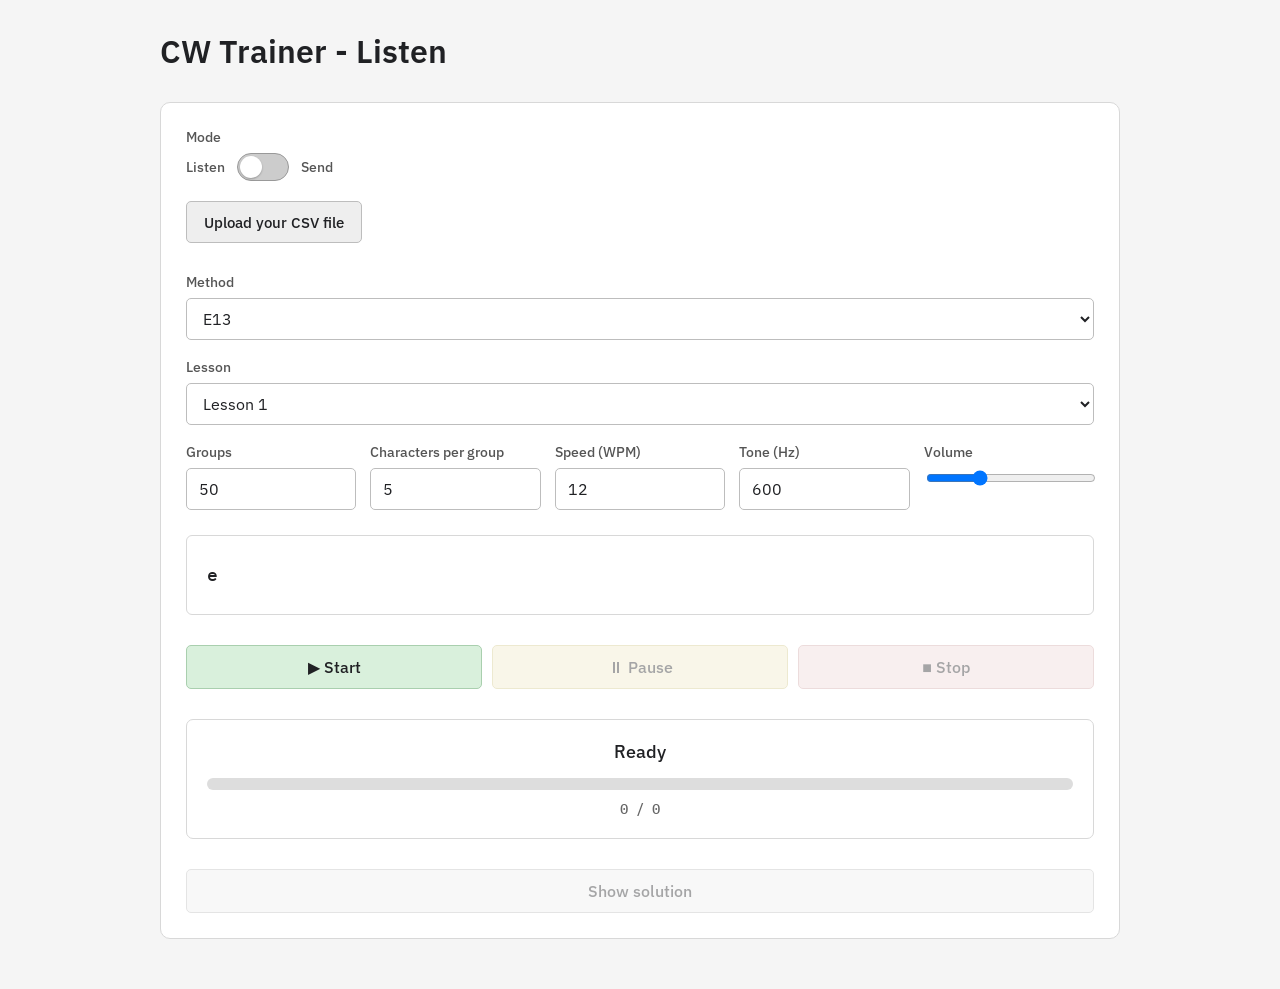
<file: index.html>
<!doctype html>
<html lang="en">
  <head>
    <meta charset="UTF-8" />

    <meta name="viewport" content="width=device-width, initial-scale=1.0" />

    <title>CW Listen</title>

    <link rel="stylesheet" href="assets/css/styles.css" />
  </head>

  <body>
    <main class="container">
      <header>
        <h1>CW Trainer - Listen</h1>
      </header>

      <section class="training">
        <!-- ==================================================
             MODE
             ================================================== -->

        <div class="control-group">
          <label>Mode</label>

          <div class="mode-switch">
            <span class="mode-label">Listen</span>

            <label class="mode-toggle">
              <input id="mode-switch" type="checkbox" />
              <span class="mode-slider"></span>
            </label>

            <span class="mode-label">Send</span>
          </div>
        </div>

        <!-- ==================================================
             LISTEN MODE
             ================================================== -->

        <section id="listen-mode">
          <!-- ==================================================
               CSV UPLOAD
               ================================================== -->

          <section class="custom-csv">
            <div class="custom-csv-action">
              <label class="file-button" for="custom-file">
                Upload your CSV file
              </label>

              <input
                id="custom-file"
                type="file"
                accept=".csv,text/csv"
                hidden
              />
            </div>

            <div
              id="custom-files"
              class="custom-files"
              aria-live="polite"
            ></div>
          </section>

          <!-- ==================================================
               METHOD
               ================================================== -->

          <div class="control-group">
            <label for="method">Method</label>

            <select id="method">
              <option value="">Loading...</option>
            </select>
          </div>

          <!-- ==================================================
               LESSON
               ================================================== -->

          <div class="control-group">
            <label for="lesson">Lesson</label>

            <select id="lesson">
              <option value="">Loading...</option>
            </select>
          </div>

          <!-- ==================================================
               SETTINGS
               ================================================== -->

          <div class="settings">
            <!-- GROUPS -->

            <div class="control-group">
              <label for="groups">Groups</label>

              <input id="groups" type="number" min="1" max="1000" value="50" />
            </div>

            <!-- CHARACTERS PER GROUP -->

            <div class="control-group">
              <label for="groupSize">Characters per group</label>

              <input id="groupSize" type="number" min="1" max="20" value="5" />
            </div>

            <!-- SPEED -->

            <div class="control-group">
              <label for="wpm">Speed (WPM)</label>

              <input id="wpm" type="number" min="1" max="60" value="12" />
            </div>

            <!-- TONE -->

            <div class="control-group">
              <label for="tone">Tone (Hz)</label>

              <input id="tone" type="number" min="100" max="2000" value="600" />
            </div>

            <!-- VOLUME -->

            <div class="control-group">
              <label for="volume">Volume</label>

              <input id="volume" type="range" min="0" max="100" value="30" />
            </div>
          </div>

          <!-- ==================================================
               CHARACTERS
               ================================================== -->

          <div id="characters" class="characters"></div>

          <!-- ==================================================
               GREY TRAINING FIELD
               ================================================== -->

          <section class="trainer-field">
            <div id="cwtype-track"></div>
          </section>

          <!-- ==================================================
               TRAINER BUTTONS
               ================================================== -->

          <div class="buttons">
            <button id="start" type="button">▶ Start</button>

            <button id="pause" type="button" disabled>⏸ Pause</button>

            <button id="stop" type="button" disabled>■ Stop</button>
          </div>

          <!-- ==================================================
               STATUS
               ================================================== -->

          <section class="status">
            <div id="status" class="status-text">Ready</div>

            <div class="progress">
              <div id="progress-bar" class="progress-bar"></div>
            </div>

            <div id="counter" class="counter">0 / 0</div>
          </section>

          <!-- ==================================================
               SOLUTION
               ================================================== -->

          <section class="solution-section">
            <button id="show-solution" type="button" disabled>
              Show solution
            </button>

            <pre id="solution" class="solution" hidden></pre>
          </section>
        </section>
      </section>
    </main>

    <!-- ======================================================
         AUDIO
         ====================================================== -->

    <script src="assets/js/incwaudio.js"></script>

    <!-- ======================================================
         CW TRAINER
         ====================================================== -->

    <script src="assets/js/cwtrainer.js"></script>

    <!-- ======================================================
         MODE SWITCH
         ====================================================== -->

    <script src="assets/js/cwmode.js"></script>
  </body>
</html>
</file>
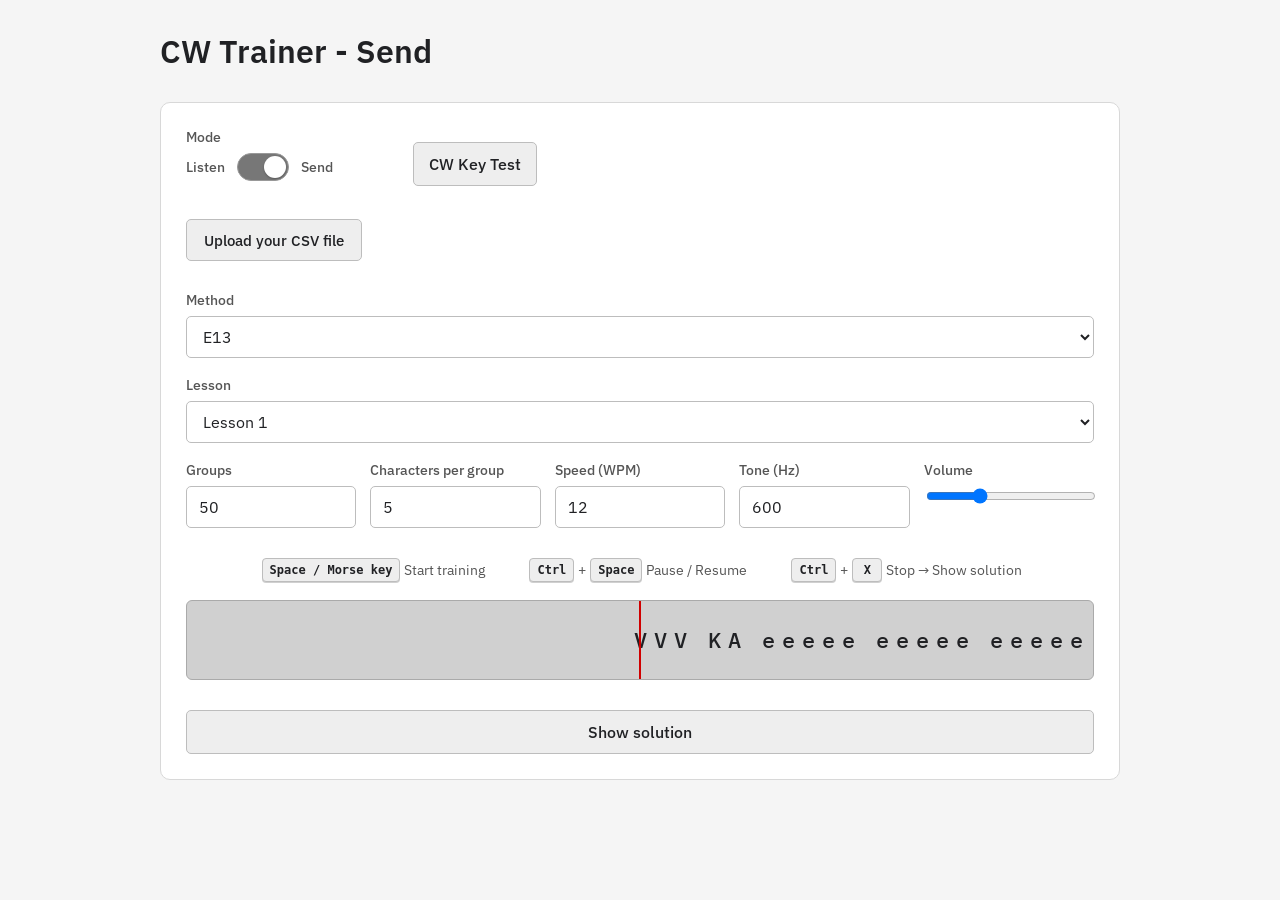
<file: cwtype.html>
<!doctype html>
<html lang="en">
  <head>
    <meta charset="UTF-8" />
    <meta name="viewport" content="width=device-width, initial-scale=1.0" />
    <title>CW Type</title>
    <link rel="stylesheet" href="assets/css/styles.css" />
  </head>

  <body>
    <main class="container">
      <header>
        <h1>CW Trainer - Send</h1>
      </header>

      <section class="training">
        <div style="display: flex; align-items: center">
          <div class="control-group">
            <label>Mode</label>

            <div class="mode-switch" style="margin-bottom: 0">
              <span class="mode-label">Listen</span>

              <label class="mode-toggle">
                <input id="mode-switch" type="checkbox" checked />
                <span class="mode-slider"></span>
              </label>

              <span class="mode-label">Send</span>
            </div>
          </div>

          <button
            type="button"
            style="margin-left: 80px"
            onclick="window.location.href = 'key.html'"
          >
            CW Key Test
          </button>
        </div>

        <section id="type-mode">
          <section class="custom-csv">
            <div class="custom-csv-action">
              <label class="file-button" for="custom-file">
                Upload your CSV file
              </label>
              <input
                id="custom-file"
                type="file"
                accept=".csv,text/csv"
                hidden
              />
            </div>

            <div
              id="custom-files"
              class="custom-files"
              aria-live="polite"
            ></div>
          </section>

          <div class="control-group">
            <label for="method">Method</label>
            <select id="method">
              <option value="">Loading...</option>
            </select>
          </div>

          <div class="control-group">
            <label for="lesson">Lesson</label>
            <select id="lesson">
              <option value="">Loading...</option>
            </select>
          </div>

          <div class="settings">
            <div class="control-group">
              <label for="groups">Groups</label>
              <input id="groups" type="number" min="1" max="1000" value="50" />
            </div>

            <div class="control-group">
              <label for="groupSize">Characters per group</label>
              <input id="groupSize" type="number" min="1" max="20" value="5" />
            </div>

            <div class="control-group">
              <label for="wpm">Speed (WPM)</label>
              <input id="wpm" type="number" min="1" max="60" value="12" />
            </div>

            <div class="control-group">
              <label for="tone">Tone (Hz)</label>
              <input id="tone" type="number" min="100" max="2000" value="600" />
            </div>

            <div class="control-group">
              <label for="volume">Volume</label>
              <input id="volume" type="range" min="0" max="100" value="30" />
            </div>
          </div>

          <div class="cwtype-shortcuts" aria-label="Keyboard shortcuts">
            <span>
              <kbd>Space / Morse key</kbd>
              Start training
            </span>
            <span>
              <kbd>Ctrl</kbd> + <kbd>Space</kbd>
              Pause / Resume
            </span>
            <span>
              <kbd>Ctrl</kbd> + <kbd>X</kbd>
              Stop → Show solution
            </span>
          </div>

          <section class="cwtype-laufband" id="cwtype-laufband">
            <div
              id="cwtype-marker"
              class="cwtype-marker"
              aria-hidden="true"
            ></div>
            <div id="cwtype-track" class="cwtype-track"></div>
          </section>

          <section class="solution-section">
            <button id="show-solution" type="button" disabled>
              Show solution
            </button>
            <pre id="solution" class="solution" hidden></pre>
          </section>
        </section>
      </section>
    </main>

    <script src="assets/js/incwaudio.js"></script>
    <script src="assets/js/cwtype.js"></script>
    <script src="assets/js/cwmode.js"></script>
  </body>
</html>
</file>
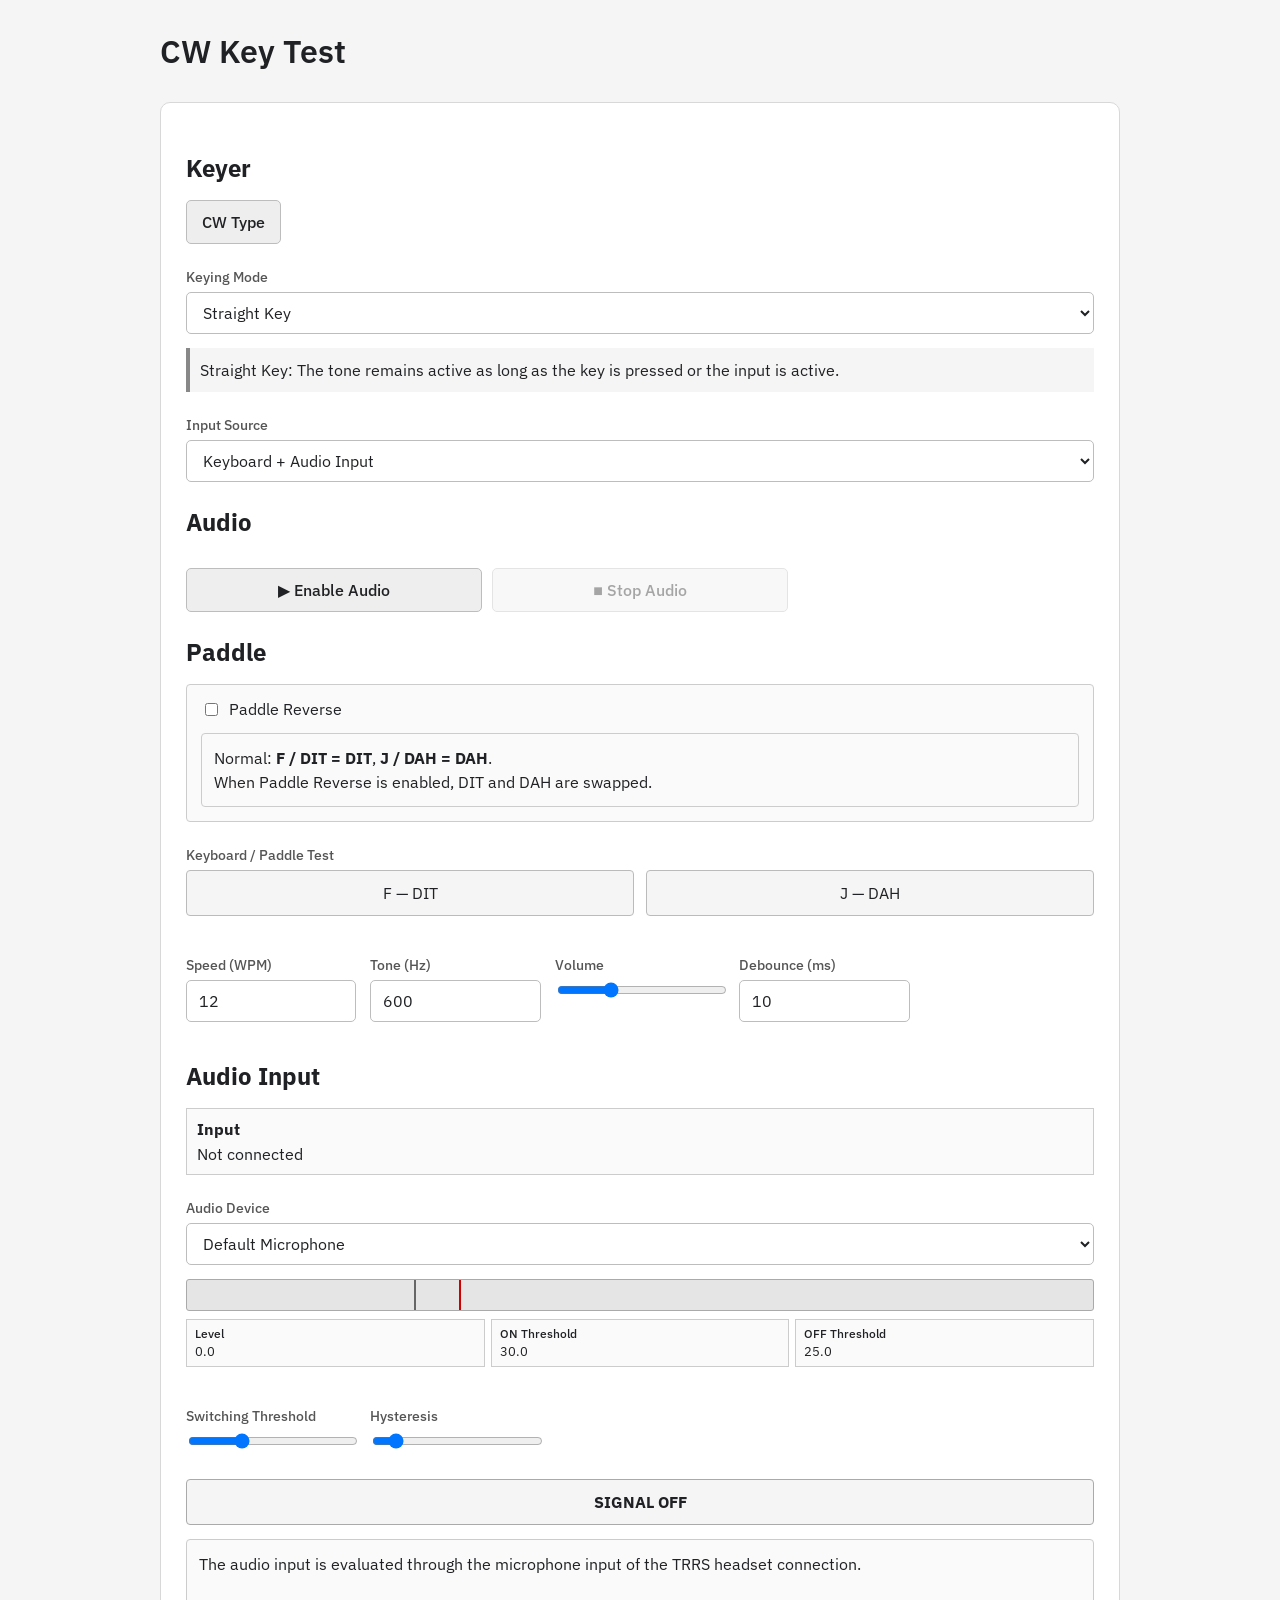
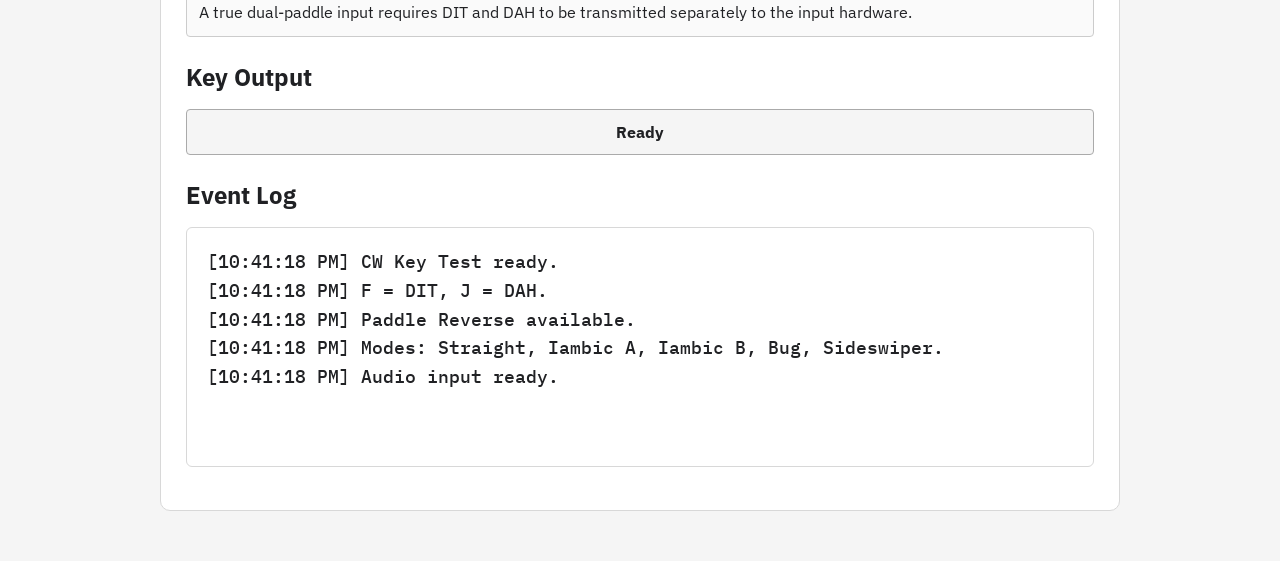
<file: key.html>
<!doctype html>
<html lang="en">
  <head>
    <meta charset="UTF-8" />
    <meta name="viewport" content="width=device-width, initial-scale=1.0" />

    <title>CW Key Test V2</title>

    <link rel="stylesheet" href="assets/css/styles.css" />
  </head>

  <body>
    <main class="container">
      <header>
        <h1>CW Key Test</h1>
      </header>

      <section class="training">
        <section class="test-section">
          <h2>Keyer</h2>

          <button type="button" onclick="window.location.href = 'cwtype.html'">
            CW Type
          </button>

          <div class="control-group">
            <label for="mode">Keying Mode</label>

            <select id="mode">
              <option value="straight">Straight Key</option>
              <option value="iambicA">Iambic Mode A</option>
              <option value="iambicB">Iambic Mode B</option>
              <option value="bug">Vibroplex Bug</option>
              <option value="sideswiper">Sideswiper / Cootie</option>
            </select>
          </div>

          <div id="mode-description" class="mode-description">
            Straight Key: The transmitter remains active as long as the key or
            input contact is closed.
          </div>

          <div class="control-group">
            <label for="input-source">Input Source</label>

            <select id="input-source">
              <option value="both">Keyboard + Audio Input</option>
              <option value="keyboard">Keyboard only</option>
              <option value="audio">Audio Input only</option>
            </select>
          </div>

          <section class="test-section">
            <h2>Audio</h2>

            <div class="buttons">
              <button id="audio-start" type="button">▶ Enable Audio</button>

              <button id="audio-stop" type="button" disabled>
                ■ Stop Audio
              </button>
            </div>
          </section>

          <section class="test-section">
            <h2>Paddle</h2>

            <div class="option-box">
              <label class="checkbox-label">
                <input id="paddle-reverse" type="checkbox" />
                Paddle Reverse
              </label>

              <div class="info-box">
                Normal:
                <strong>F / DIT = DIT</strong>, <strong>J / DAH = DAH</strong>.
                <br />
                When Paddle Reverse is enabled, DIT and DAH are swapped.
              </div>
            </div>
          </section>

          <div class="control-group">
            <label>Keyboard / Paddle Test</label>

            <div class="key-display">
              <div id="dit-indicator" class="key-indicator">F — DIT</div>
              <div id="dah-indicator" class="key-indicator">J — DAH</div>
            </div>
          </div>

          <div class="settings">
            <div class="control-group">
              <label for="wpm">Speed (WPM)</label>
              <input id="wpm" type="number" min="1" max="60" value="12" />
            </div>

            <div class="control-group">
              <label for="tone">Tone (Hz)</label>
              <input id="tone" type="number" min="100" max="2000" value="600" />
            </div>

            <div class="control-group">
              <label for="volume">Volume</label>
              <input id="volume" type="range" min="0" max="100" value="30" />
            </div>

            <div class="control-group">
              <label for="debounce">Debounce (ms)</label>
              <input id="debounce" type="number" min="0" max="100" value="10" />
            </div>
          </div>
        </section>

        <section class="test-section">
          <h2>Audio Input</h2>

          <div class="source-state">
            <strong>Input</strong>
            <span id="microphone-status">Not connected</span>
          </div>

          <div class="control-group">
            <label for="audio-device">Audio Device</label>
            <select id="audio-device">
              <option value="">Default Microphone</option>
            </select>
          </div>

          <div class="meter">
            <div id="meter-level" class="meter-level"></div>
            <div id="meter-threshold" class="meter-threshold"></div>
            <div id="meter-off-threshold" class="meter-off-threshold"></div>
          </div>

          <div class="meter-values">
            <div class="meter-value">
              <strong>Level</strong>
              <span id="level-value">0</span>
            </div>

            <div class="meter-value">
              <strong>ON Threshold</strong>
              <span id="threshold-value">30</span>
            </div>

            <div class="meter-value">
              <strong>OFF Threshold</strong>
              <span id="off-threshold-value">25</span>
            </div>
          </div>

          <div class="settings">
            <div class="control-group">
              <label for="threshold">Switching Threshold</label>
              <input id="threshold" type="range" min="0" max="100" value="30" />
            </div>

            <div class="control-group">
              <label for="hysteresis">Hysteresis</label>
              <input id="hysteresis" type="range" min="0" max="50" value="5" />
            </div>
          </div>

          <div id="signal-state" class="signal-state">SIGNAL OFF</div>

          <div class="info-box">
            The audio input is evaluated through the microphone input of the
            TRRS headset connection.
            <br /><br />
            A true dual-paddle input requires DIT and DAH to be transmitted
            separately to the input hardware.
          </div>
        </section>

        <section class="test-section">
          <h2>Key Output</h2>
          <div id="key-output" class="key-output">Ready</div>
        </section>

        <section class="test-section">
          <h2>Event Log</h2>
          <pre id="event-log" class="solution event-log"></pre>
        </section>
      </section>
    </main>

    <script src="assets/js/key.js"></script>
  </body>
</html>
</file>
<file: assets/css/styles.css>
@font-face {
  font-family: "IBM Plex Sans";
  src: url("../fonts/IBMPlexSans-VariableFont_wdth,wght.ttf") format("truetype");
  font-weight: 100 900;
  font-style: normal;
  font-display: swap;
}

@font-face {
  font-family: "IBM Plex Mono";
  src: url("../fonts/IBMPlexMono-Medium.ttf") format("truetype");
  font-weight: 500;
  font-style: normal;
  font-display: swap;
}

*,
*::before,
*::after {
  box-sizing: border-box;
}

html,
body {
  margin: 0;
  padding: 0;
}

[hidden] {
  display: none !important;
}

body {
  background: #f5f5f5;
  color: #202124;
  font-family: "IBM Plex Sans", sans-serif;
}

button,
input,
select {
  font: inherit;
}

button {
  cursor: pointer;
}

button:disabled {
  opacity: 0.4;
  cursor: not-allowed;
}

.container {
  width: min(1000px, 100%);
  margin: 0 auto;
  padding: 30px 20px 50px;
}

h1 {
  margin: 0 0 30px;
  font-size: 32px;
  font-weight: 600;
}

.training {
  padding: 25px;
  background: #fff;
  border: 1px solid #d8d8d8;
  border-radius: 10px;
}

.control-group {
  margin-bottom: 18px;
}

.control-group > label {
  display: block;
  margin-bottom: 7px;
  color: #555;
  font-size: 14px;
  font-weight: 500;
}

select,
input[type="number"] {
  width: 100%;
  height: 42px;
  padding: 8px 12px;
  background: #fff;
  color: #202124;
  border: 1px solid #bdbdbd;
  border-radius: 5px;
  font-size: 16px;
}

select:focus,
input[type="number"]:focus {
  outline: none;
  border-color: #777;
}

input[type="range"] {
  width: 100%;
}

.mode-switch {
  display: flex;
  align-items: center;
  gap: 12px;
  height: 28px;
  margin-bottom: 18px;
}

.mode-label {
  height: 28px;
  color: #555;
  font-size: 14px;
  font-weight: 500;
  line-height: 28px;
}

.mode-toggle {
  position: relative;
  display: block;
  width: 52px;
  height: 28px;
  flex: 0 0 52px;
  cursor: pointer;
}

.mode-toggle input {
  position: absolute;
  width: 1px;
  height: 1px;
  margin: -1px;
  padding: 0;
  opacity: 0;
}

.mode-slider {
  position: absolute;
  inset: 0;
  background: #ccc;
  border: 1px solid #999;
  border-radius: 14px;
  cursor: pointer;
  transition: background-color 0.2s ease;
}

.mode-slider::before {
  content: "";
  position: absolute;
  top: 2px;
  left: 2px;
  width: 22px;
  height: 22px;
  background: #fff;
  border-radius: 50%;
  box-shadow: 0 1px 2px rgb(0 0 0 / 25%);
  transition: transform 0.2s ease;
}

.mode-toggle input:checked + .mode-slider {
  background: #777;
}

.mode-toggle input:checked + .mode-slider::before {
  transform: translateX(24px);
}

.mode-toggle input:focus-visible + .mode-slider {
  outline: 2px solid #777;
  outline-offset: 2px;
}

.custom-csv {
  width: 100%;
  margin: 20px 0;
}

.file-button {
  display: inline-flex;
  align-items: center;
  justify-content: center;
  min-height: 42px;
  padding: 9px 17px;
  background: #eee;
  color: #202124;
  border: 1px solid #bdbdbd;
  border-radius: 5px;
  font-size: 15px;
  font-weight: 500;
  cursor: pointer;
  user-select: none;
}

.file-button:hover {
  background: #e2e2e2;
}

.file-button:active {
  background: #d8d8d8;
}

.custom-files {
  display: flex;
  flex-direction: column;
  gap: 8px;
  width: 100%;
  margin-top: 10px;
}

.custom-file {
  display: flex;
  align-items: center;
  justify-content: space-between;
  gap: 12px;
  width: 100%;
  min-height: 44px;
  padding: 5px 6px 5px 12px;
  background: #fff;
  border: 1px solid #d8d8d8;
  border-radius: 5px;
}

.custom-file span {
  min-width: 0;
  flex: 1 1 auto;
  overflow: hidden;
  color: #202124;
  font-family: "IBM Plex Mono", monospace;
  font-size: 14px;
  text-overflow: ellipsis;
  white-space: nowrap;
}

.custom-file-remove {
  flex: 0 0 auto;
  min-height: 30px;
  margin: 0;
  padding: 5px 12px;
  background: transparent !important;
  color: #202124 !important;
  border: 1px solid #202124 !important;
  border-radius: 4px;
  font-size: 14px;
  font-weight: 500;
  cursor: pointer;
}

.custom-file-remove:hover:not(:disabled) {
  background: transparent !important;
  color: #202124 !important;
  border-color: #202124 !important;
  opacity: 0.8;
}

.characters {
  display: flex;
  align-items: center;
  width: 100%;
  min-height: 80px;
  margin: 25px 0;
  padding: 20px;
  background: #fff;
  border: 1px solid #d8d8d8;
  border-radius: 6px;
  font-family: "IBM Plex Mono", monospace;
  font-size: 18px;
  font-weight: 500;
  letter-spacing: 2px;
  line-height: 1.8;
  overflow-wrap: break-word;
}

.settings {
  display: grid;
  grid-template-columns: repeat(5, minmax(0, 1fr));
  gap: 14px;
  margin-top: 16px;
}

.settings .control-group {
  margin-bottom: 0;
}

.settings input,
.settings select {
  width: 100%;
}

.cwtype {
  width: 100%;
}

.cwtype-shortcuts {
  display: flex;
  align-items: center;
  justify-content: center;
  gap: 40px;
  width: 100%;
  margin: 30px 0 18px;
  color: #555;
  font-size: 14px;
  line-height: 24px;
  text-align: center;
  white-space: nowrap;
}

.cwtype-shortcuts span {
  display: inline-flex;
  align-items: center;
  justify-content: center;
}

.cwtype-shortcuts kbd {
  display: inline-flex;
  align-items: center;
  justify-content: center;
  min-width: 30px;
  height: 24px;
  margin: 0 4px;
  padding: 2px 7px;
  background: #eee;
  color: #202124;
  border: 1px solid #bdbdbd;
  border-radius: 4px;
  box-shadow: 0 1px 0 #d0d0d0;
  font-size: 12px;
  font-weight: 600;
  line-height: 1;
}

#cwtype-laufband {
  position: relative;
  width: 100%;
  height: 80px;
  margin-bottom: 25px;
  background: #d0d0d0;
  border: 1px solid #aaa;
  border-radius: 6px;
  overflow: hidden;
}

#cwtype-marker {
  position: absolute;
  top: 0;
  bottom: 0;
  left: 50%;
  z-index: 20;
  width: 2px;
  margin-left: -1px;
  background: #d00000;
  pointer-events: none;
}

#cwtype-track {
  position: absolute;
  top: 50%;
  left: 0;
  display: block;
  width: max-content;
  margin: 0;
  padding: 0;
  color: #202124;
  font-family: "IBM Plex Mono", monospace;
  font-size: 22px;
  font-weight: 500;
  letter-spacing: 2px;
  line-height: 1;
  white-space: nowrap;
  transform: translate3d(0, -50%, 0);
  will-change: transform;
}

.cwtype-line {
  position: absolute;
  top: 0;
  left: 0;
  height: 100%;
  white-space: nowrap;
}

.cwtype-character {
  position: absolute;
  top: 50%;
  width: 20px;
  height: 1em;
  text-align: center;
  line-height: 1;
  transform: translateY(-50%);
  white-space: nowrap;
}

.cwtype-solution {
  white-space: nowrap;
}

.cwtype-solution-character {
  display: inline-block;
  min-width: 0.72em;
  text-align: center;
  line-height: 1.1;
}

.cwtype-solution-character.correct {
  color: inherit;
  text-decoration: none;
}

.cwtype-solution-character.wrong,
.cwtype-solution-character.missing {
  color: red;
  text-decoration-line: underline;
  text-decoration-color: red;
  text-decoration-thickness: 2px;
  text-underline-offset: 3px;
}

.cwtype-solution-character-gap {
  display: inline-block;
  width: 0;
}

.cwtype-solution-group-gap {
  display: inline-block;
  width: 1.35em;
}

.buttons {
  display: grid;
  grid-template-columns: repeat(3, minmax(0, 1fr));
  gap: 10px;
  margin-top: 30px;
}

button {
  min-height: 44px;
  padding: 10px 15px;
  background: #eee;
  color: #202124;
  border: 1px solid #bdbdbd;
  border-radius: 5px;
  font-size: 16px;
  font-weight: 500;
}

button:hover:not(:disabled) {
  background: #e2e2e2;
}

#start,
#cwtype-start {
  background: #d9f0dc;
  border-color: #a9cfae;
}

#pause,
#cwtype-pause {
  background: #f1ebc9;
  border-color: #d4c98c;
}

#stop,
#cwtype-stop {
  background: #f0d8d8;
  border-color: #d2aaaa;
}

.status {
  margin-top: 30px;
  padding: 20px;
  background: #fff;
  border: 1px solid #d8d8d8;
  border-radius: 7px;
  text-align: center;
}

.status-text {
  margin-bottom: 15px;
  font-size: 18px;
  font-weight: 500;
}

.progress {
  width: 100%;
  height: 12px;
  background: #ddd;
  border-radius: 6px;
  overflow: hidden;
}

.progress-bar {
  width: 0;
  height: 100%;
  background: #777;
  transition: width 0.1s linear;
}

.counter {
  margin-top: 10px;
  color: #666;
  font-family: "IBM Plex Mono", monospace;
  font-size: 14px;
}

.solution-section {
  margin-top: 30px;
}

#show-solution {
  width: 100%;
}

.solution {
  margin-top: 15px;
  padding: 20px;
  background: #fff;
  border: 1px solid #d8d8d8;
  border-radius: 6px;
  font-family: "IBM Plex Mono", monospace;
  font-size: 18px;
  font-weight: 500;
  line-height: 1.6;
  white-space: pre-wrap;
  overflow-x: auto;
}

.test-section {
  margin-top: 24px;
}

.test-section h2 {
  margin: 0 0 16px;
}

.test-section .control-group {
  margin-top: 24px;
  margin-bottom: 14px;
}

.test-section .control-group > label {
  margin-bottom: 6px;
}

.key-display {
  display: flex;
  gap: 12px;
}

.key-indicator {
  flex: 1;
  padding: 12px;
  background: #f5f5f5;
  border: 1px solid #bbb;
  border-radius: 4px;
  text-align: center;
}

.key-indicator.active {
  background: #ccc;
}

.option-box {
  margin-top: 16px;
  padding: 14px;
  background: #fafafa;
  border: 1px solid #ccc;
  border-radius: 4px;
}

.checkbox-label {
  display: flex !important;
  align-items: center;
  gap: 8px;
  cursor: pointer;
}

.checkbox-label input {
  width: auto;
}

.mode-description {
  margin: 10px 0;
  padding: 10px;
  background: #f5f5f5;
  border-left: 4px solid #888;
  line-height: 1.5;
}

.meter {
  position: relative;
  width: 100%;
  height: 32px;
  margin-top: 10px;
  background: #e5e5e5;
  border: 1px solid #aaa;
  border-radius: 3px;
  overflow: hidden;
}

.meter-level {
  position: absolute;
  inset: 0 auto 0 0;
  width: 0%;
  background: #555;
}

.meter-threshold,
.meter-off-threshold {
  position: absolute;
  top: 0;
  bottom: 0;
  z-index: 2;
  width: 2px;
}

.meter-threshold {
  background: #d00000;
}

.meter-off-threshold {
  background: #666;
}

.meter-values {
  display: grid;
  grid-template-columns: repeat(3, 1fr);
  gap: 6px;
  margin-top: 8px;
}

.meter-value {
  padding: 6px 8px;
  background: #fafafa;
  border: 1px solid #ccc;
  font-size: 13px;
}

.meter-value strong {
  display: block;
  margin-bottom: 2px;
  font-size: 12px;
  font-weight: 500;
}

.signal-state {
  margin-top: 12px;
  padding: 12px;
  background: #f5f5f5;
  border: 1px solid #aaa;
  border-radius: 4px;
  font-weight: bold;
  text-align: center;
}

.signal-state.active {
  background: #ccc;
}

.source-state {
  margin-top: 12px;
  padding: 10px;
  background: #fafafa;
  border: 1px solid #ccc;
}

.source-state strong {
  display: block;
  margin-bottom: 5px;
}

.key-output {
  padding: 12px;
  background: #f5f5f5;
  border: 1px solid #aaa;
  border-radius: 4px;
  font-weight: bold;
  text-align: center;
}

.event-log {
  min-height: 240px;
  max-height: 400px;
  overflow: auto;
  white-space: pre-wrap;
}

.info-box {
  margin-top: 14px;
  padding: 12px;
  background: #fafafa;
  border: 1px solid #ccc;
  border-radius: 4px;
  line-height: 1.5;
}

@media (max-width: 800px) {
  .cwtype-shortcuts {
    gap: 22px;
  }
}

@media (max-width: 700px) {
  .settings {
    grid-template-columns: 1fr;
  }

  .cwtype-shortcuts {
    flex-direction: column;
    align-items: stretch;
    gap: 10px;
    margin: 20px 0;
    white-space: normal;
  }

  .cwtype-shortcuts span {
    justify-content: flex-start;
  }

  .key-display {
    flex-direction: column;
  }
}

@media (max-width: 420px) {
  .buttons {
    gap: 6px;
  }

  .buttons button {
    padding: 8px 5px;
    font-size: 14px;
  }

  .mode-switch {
    gap: 10px;
  }

  .cwtype-shortcuts {
    gap: 6px;
    font-size: 11px;
  }

  .cwtype-shortcuts kbd {
    min-width: 28px;
    margin: 0 2px;
    padding: 5px;
  }
}
</file>
